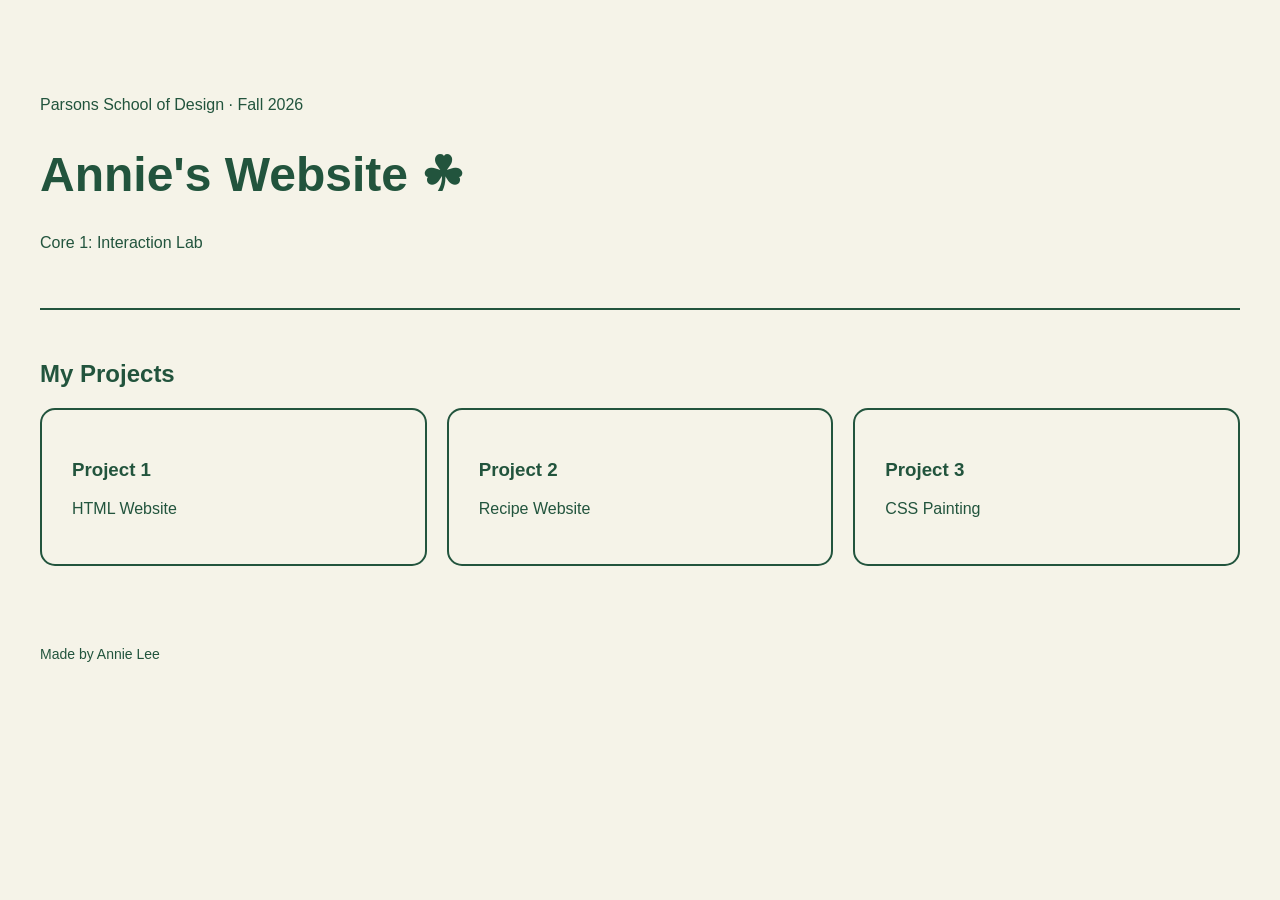
<file: index.html>
<!DOCTYPE html>
<html lang="en">
<head>
  <meta charset="UTF-8">
  <meta name="viewport" content="width=device-width, initial-scale=1.0">
  <title>Annie's Website</title>
  <link rel="stylesheet" href="style.css">
</head>
<body>
  <header>
    <p>Parsons School of Design · Fall 2026</p>
    <h1>Annie's Website ☘</h1>
    <p>Core 1: Interaction Lab</p>
  </header>

  <main>
    <h2>My Projects</h2>

    <div class="projects">
      <a href="project-1/index.html">
        <h3>Project 1</h3>
        <p>HTML Website</p>
      </a>

      <a href="project-2-recipe/index.html">
        <h3>Project 2</h3>
        <p>Recipe Website</p>
      </a>

      <a href="museum-painting%20copy/index.html">
        <h3>Project 3</h3>
        <p>CSS Painting</p>
      </a>
    </div>
  </main>

  <footer>Made by Annie Lee</footer>
</body>
</html>
</file>
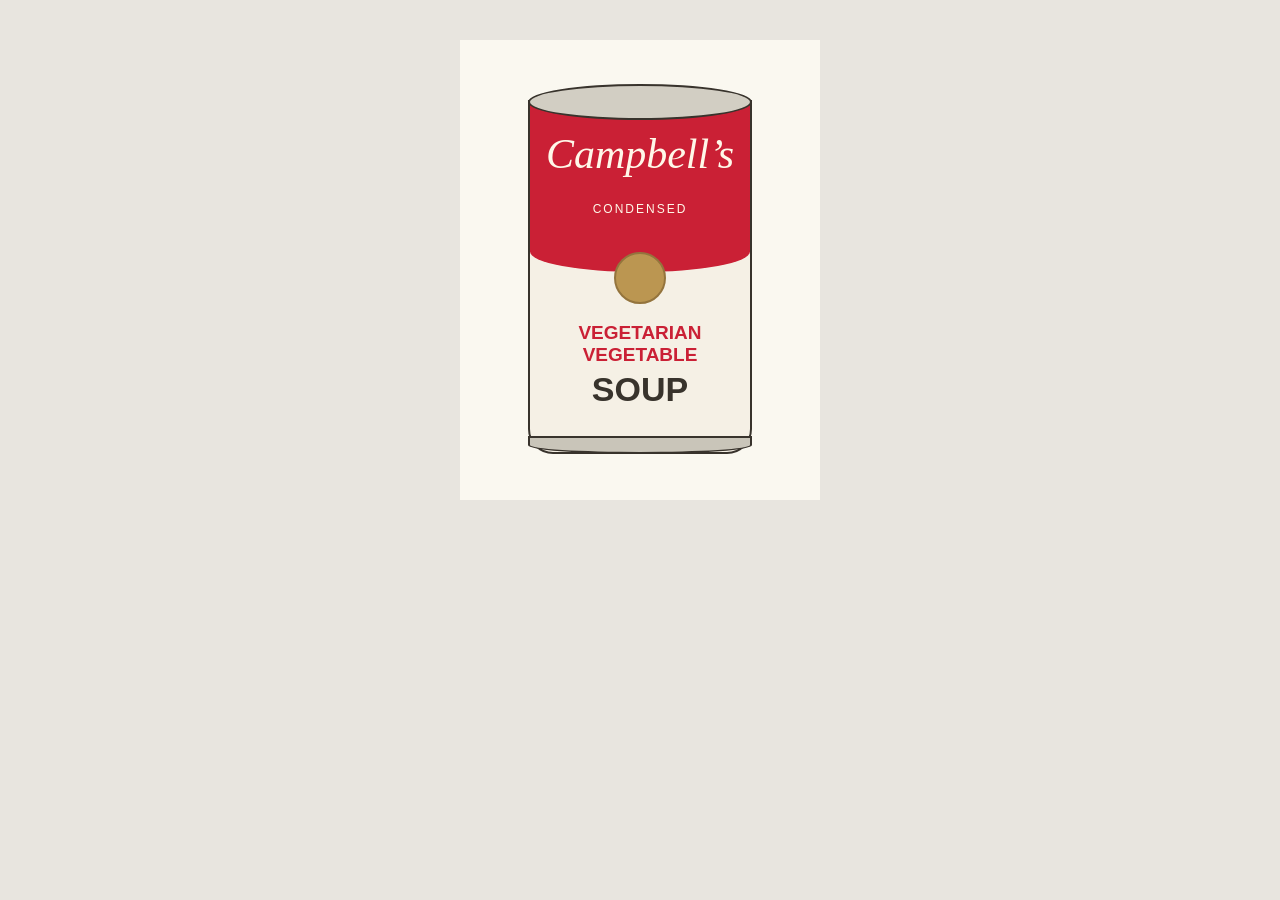
<file: museum-painting copy/index.html>
<!DOCTYPE html>
<html lang="en">
<head>
  <meta charset="UTF-8">
  <meta name="viewport" content="width=device-width, initial-scale=1.0">
  <title>Soup Can</title>
  <link rel="stylesheet" href="style.css">
</head>

<body>
  <div class="painting">
    <div class="can">
      <div class="red">
        <div class="brand">Campbell’s</div>
        <div class="condensed">CONDENSED</div>
      </div>

      <div class="circle"></div>

      <div class="vegetable">
        VEGETARIAN<br>
        VEGETABLE
      </div>

      <div class="soup">SOUP</div>
      <div class="bottom"></div>
      <div class="lid"></div>
    </div>
  </div>
</body>
</html>
</file>
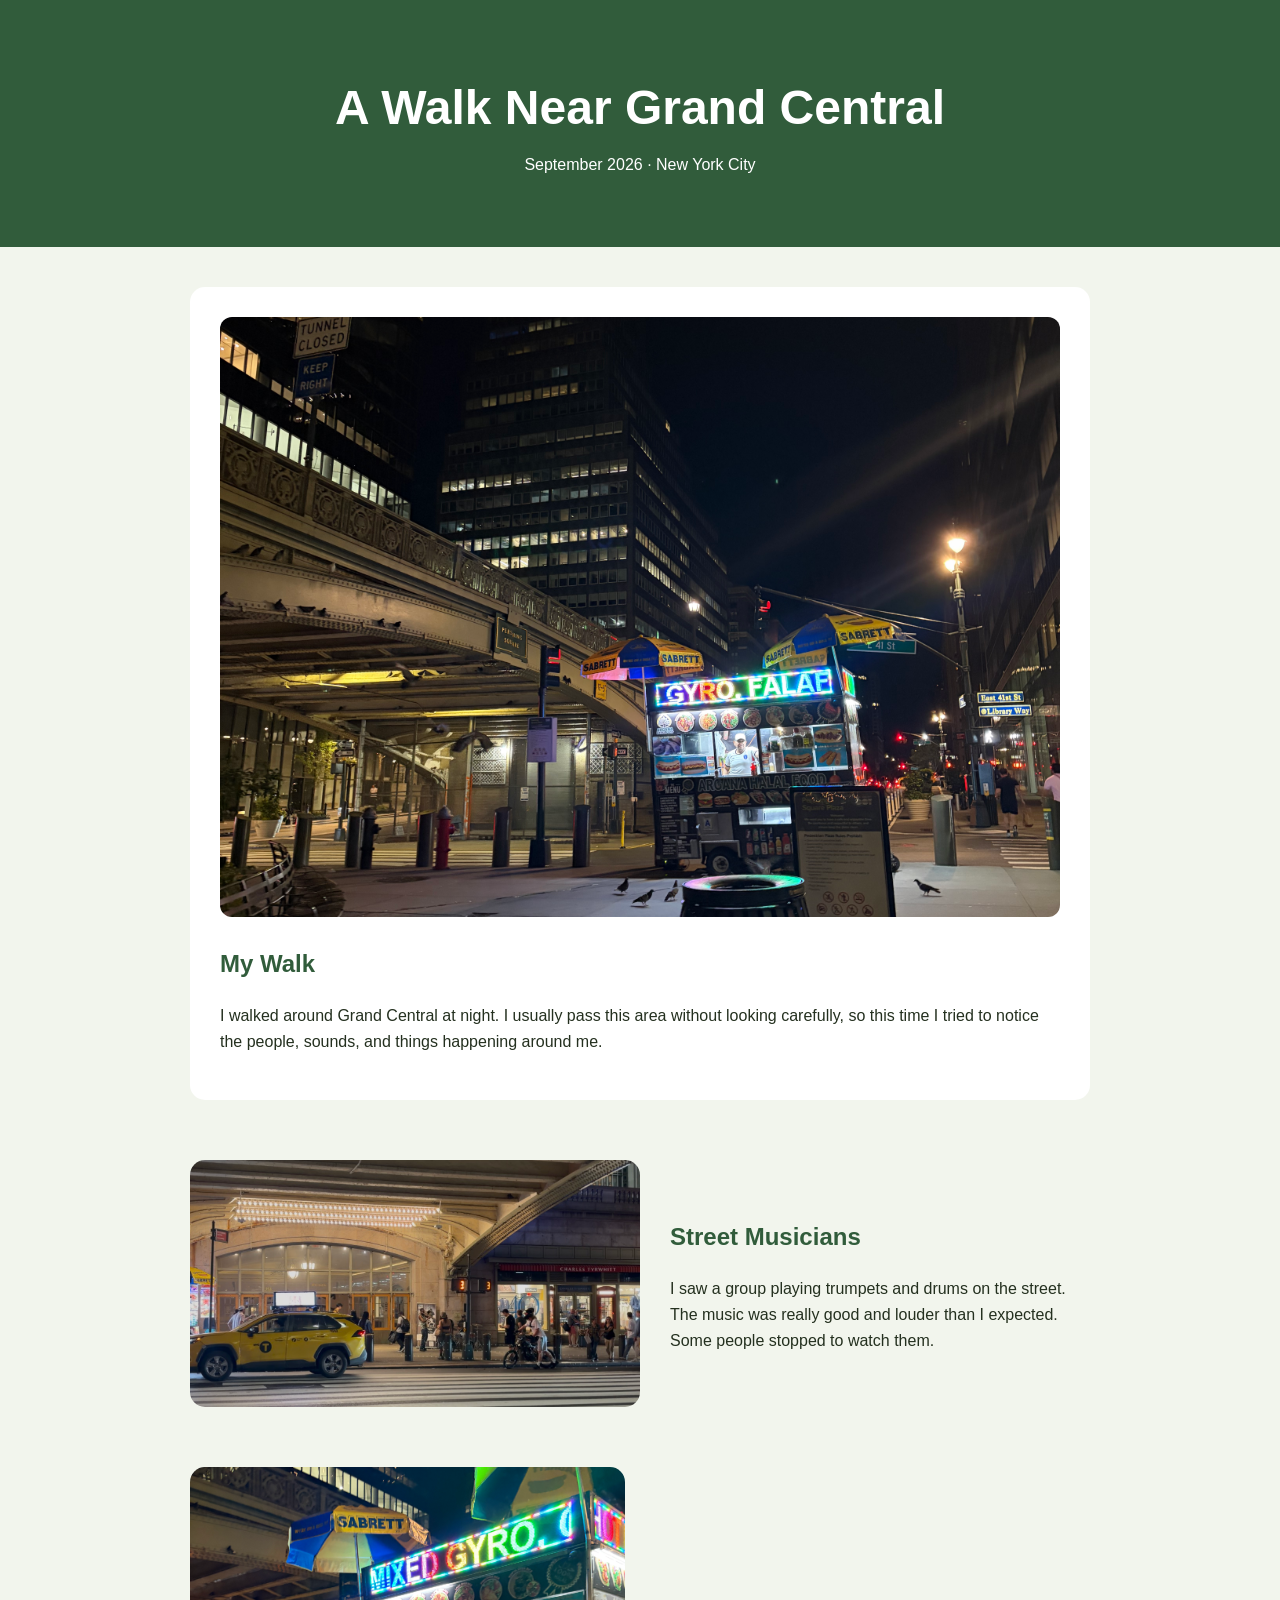
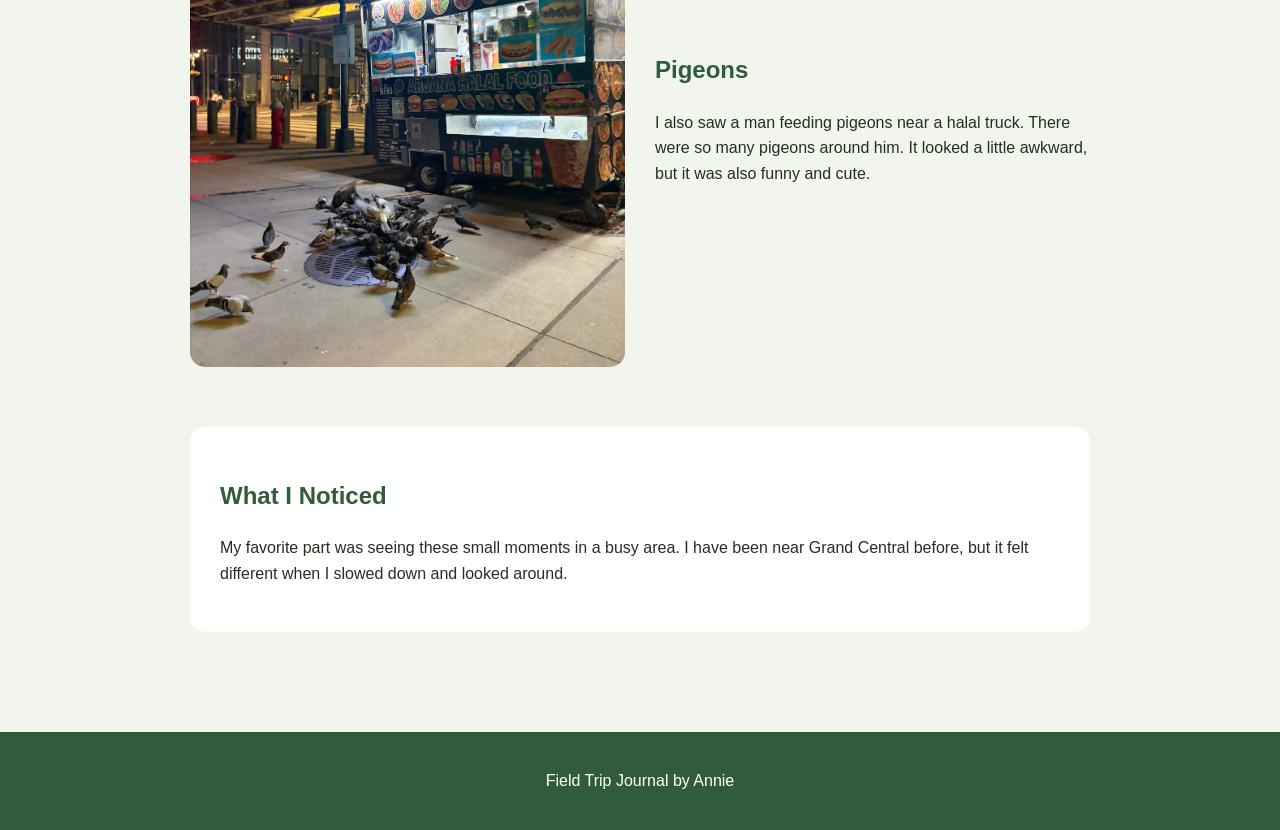
<file: project-1/index.html>
<!DOCTYPE html>
<html lang="en">

<head>
    <meta charset="UTF-8">
    <meta name="viewport" content="width=device-width, initial-scale=1.0">
    <title>A Walk Near Grand Central</title>
    <link rel="stylesheet" href="style.css">
</head>

<body>

    <header>
        <h1>A Walk Near Grand Central</h1>
        <p class="date">September 2026 · New York City</p>
    </header>

    <main>

        <section class="introduction">
            <img class="main-image"
                src="street.jpeg"
                alt="Street near Grand Central">

            <h2>My Walk</h2>

            <p>
                I walked around Grand Central at night. I usually pass this
                area without looking carefully, so this time I tried to notice
                the people, sounds, and things happening around me.
            </p>
        </section>

        <section class="observation">
            <img src="performance.jpeg"
                alt="Street musicians near Grand Central">

            <div class="text">
                <h2>Street Musicians</h2>

                <p>
                    I saw a group playing trumpets and drums on the street.
                    The music was really good and louder than I expected.
                    Some people stopped to watch them.
                </p>
            </div>
        </section>

        <section class="observation">
            <img src="pigeons.jpeg"
                alt="Pigeons near a halal truck">

            <div class="text">
                <h2>Pigeons</h2>

                <p>
                    I also saw a man feeding pigeons near a halal truck.
                    There were so many pigeons around him. It looked a little
                    awkward, but it was also funny and cute.
                </p>
            </div>
        </section>

        <section class="reflection">
            <h2>What I Noticed</h2>

            <p>
                My favorite part was seeing these small moments in a busy area.
                I have been near Grand Central before, but it felt different
                when I slowed down and looked around.
            </p>
        </section>

    </main>

    <footer>
        <p>Field Trip Journal by Annie</p>
    </footer>

</body>

</html>
</file>
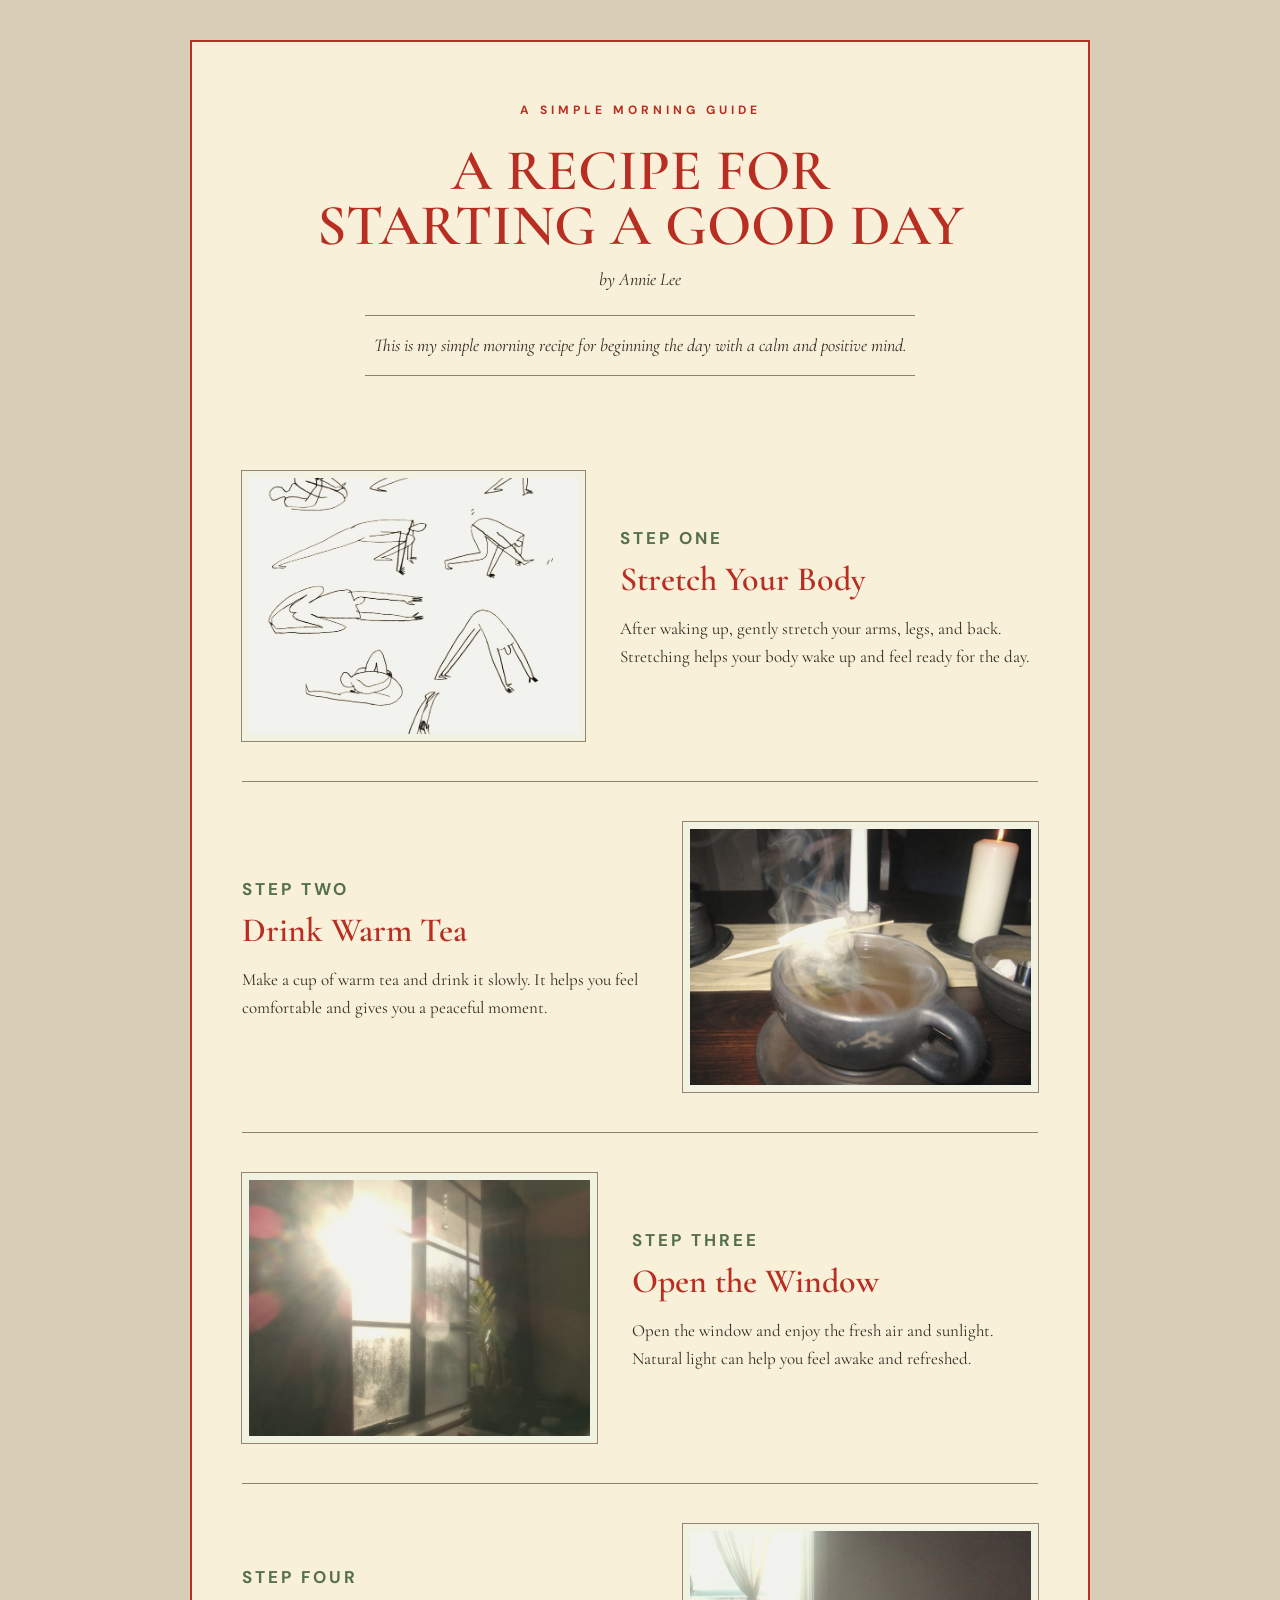
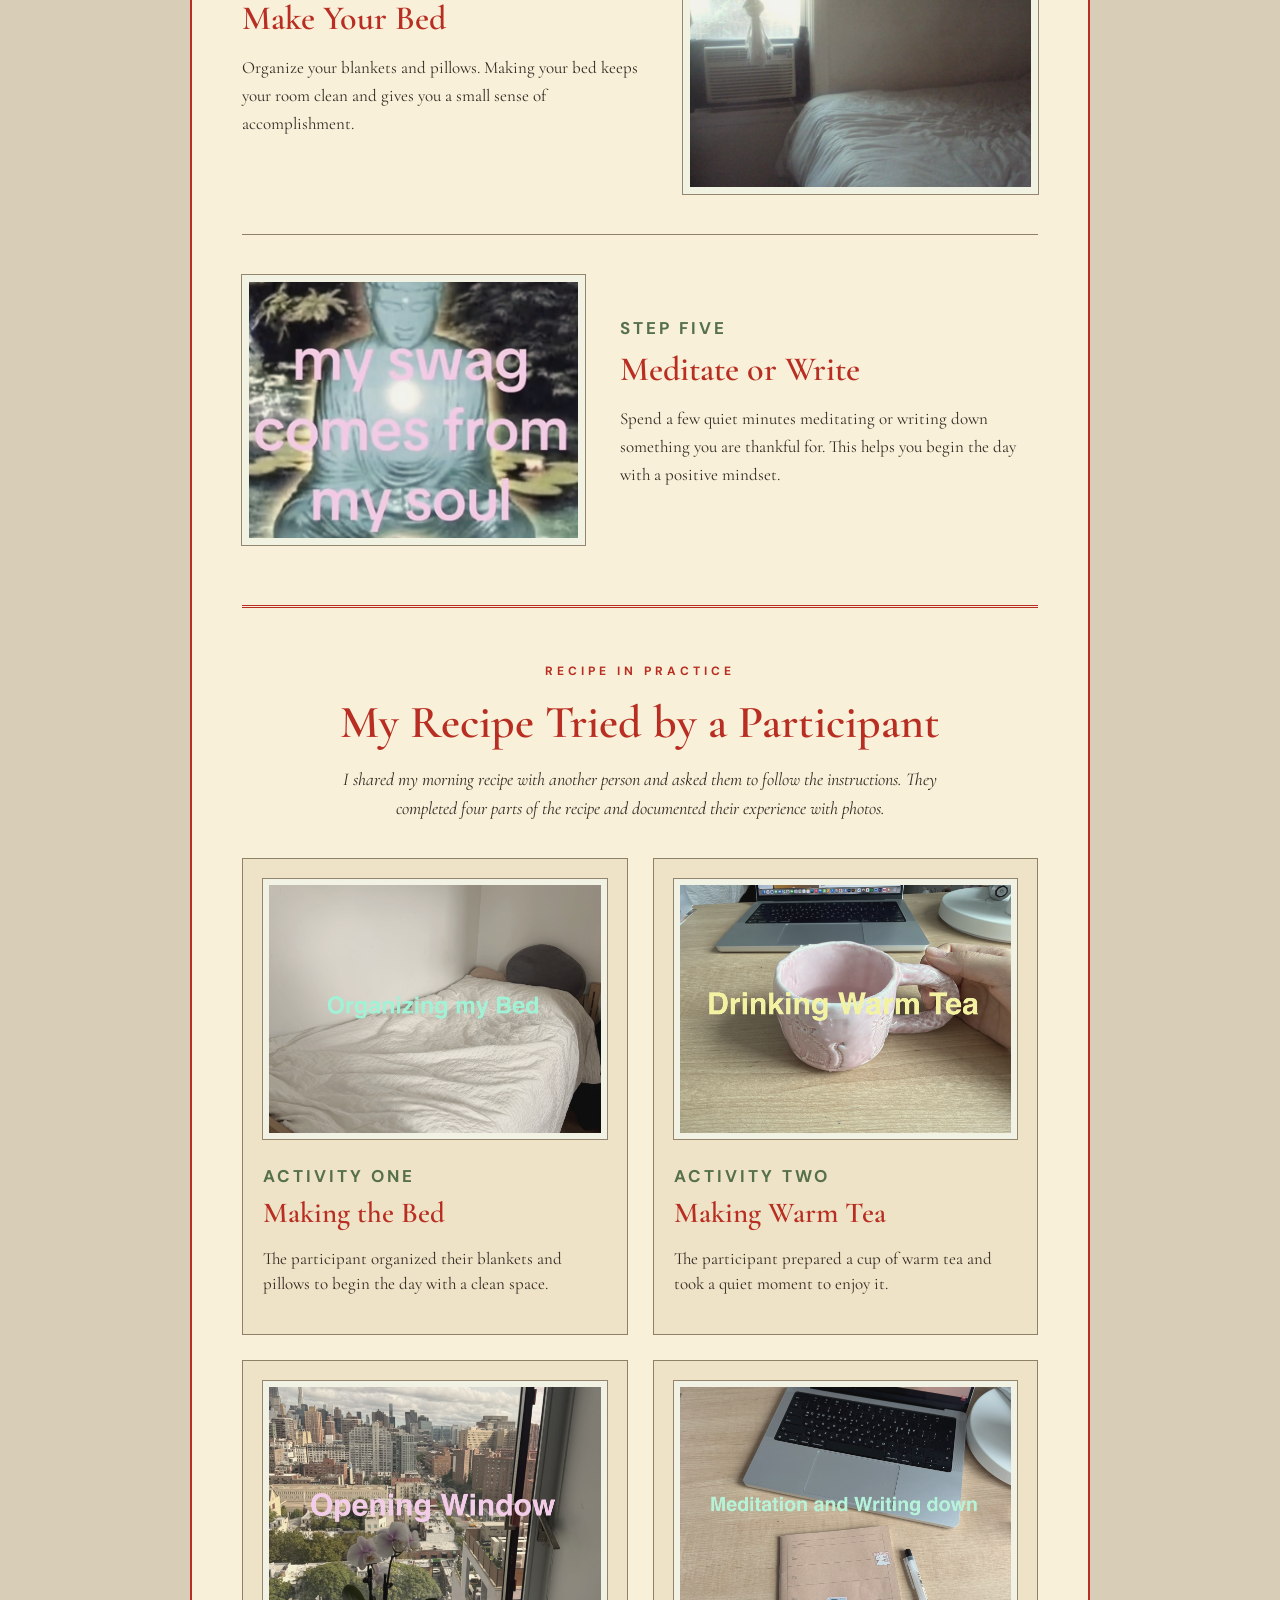
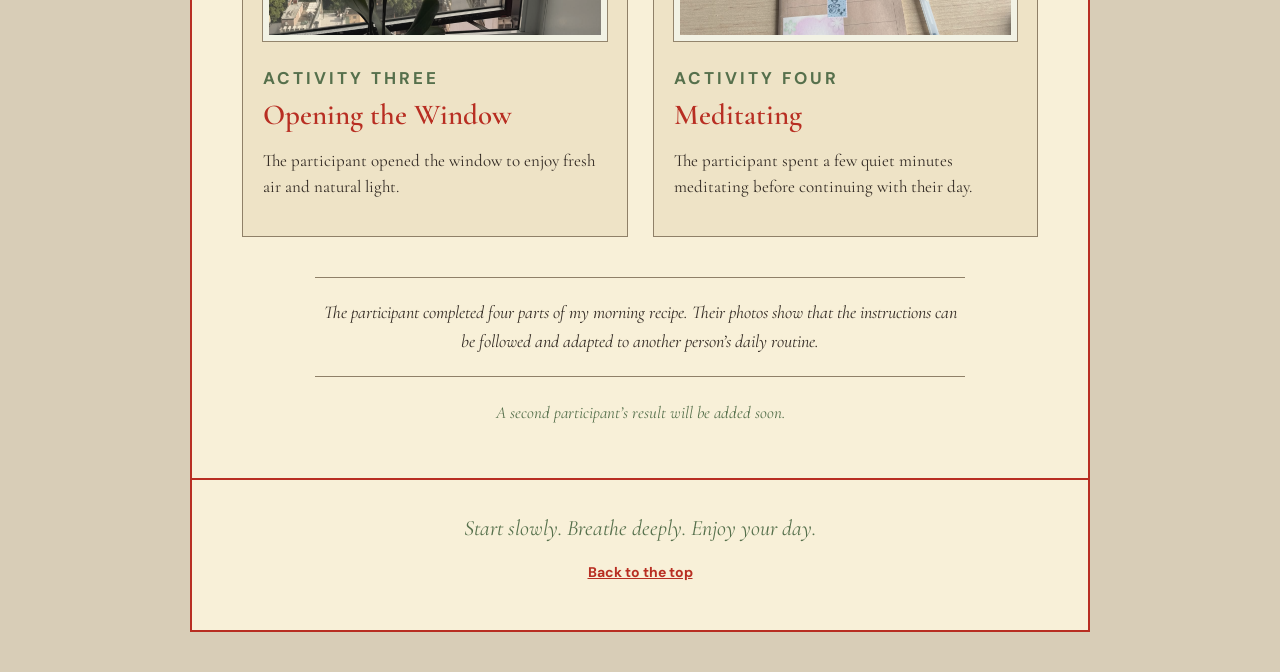
<file: project-2-recipe/index.html>
<!DOCTYPE html>
<html lang="en">

<head>
  <meta charset="UTF-8">
  <meta name="viewport" content="width=device-width, initial-scale=1.0">

  <title>A Recipe for Starting a Good Day</title>

  <!-- Custom fonts -->
  <link rel="preconnect" href="https://fonts.googleapis.com">
  <link rel="preconnect" href="https://fonts.gstatic.com" crossorigin>

  <link
    href="https://fonts.googleapis.com/css2?family=Cormorant+Garamond:ital,wght@0,400;0,600;1,400&family=DM+Sans:wght@400;600&display=swap"
    rel="stylesheet">

  <link rel="stylesheet" href="style.css">
</head>

<body id="top">

  <header>
    <p class="small-title">A SIMPLE MORNING GUIDE</p>

    <h1>A Recipe for<br>Starting a Good Day</h1>

    <p class="author">by Annie Lee</p>

    <p class="introduction">
      This is my simple morning recipe for beginning the day
      with a calm and positive mind.
    </p>
  </header>

  <main>

    <!-- Original Recipe -->

    <section class="step">
      <img src="stretching.jpg" alt="Morning stretching">

      <div class="step-text">
        <p class="step-number">STEP ONE</p>
        <h2>Stretch Your Body</h2>

        <p>
          After waking up, gently stretch your arms, legs, and back.
          Stretching helps your body wake up and feel ready for the day.
        </p>
      </div>
    </section>

    <section class="step">
      <img src="tea.jpg" alt="A cup of warm tea">

      <div class="step-text">
        <p class="step-number">STEP TWO</p>
        <h2>Drink Warm Tea</h2>

        <p>
          Make a cup of warm tea and drink it slowly.
          It helps you feel comfortable and gives you a peaceful moment.
        </p>
      </div>
    </section>

    <section class="step">
      <img src="sunlight.jpg" alt="Sunlight coming through a window">

      <div class="step-text">
        <p class="step-number">STEP THREE</p>
        <h2>Open the Window</h2>

        <p>
          Open the window and enjoy the fresh air and sunlight.
          Natural light can help you feel awake and refreshed.
        </p>
      </div>
    </section>

    <section class="step">
      <img src="bed.jpg" alt="A neatly made bed">

      <div class="step-text">
        <p class="step-number">STEP FOUR</p>
        <h2>Make Your Bed</h2>

        <p>
          Organize your blankets and pillows.
          Making your bed keeps your room clean and gives you
          a small sense of accomplishment.
        </p>
      </div>
    </section>

    <section class="step">
      <img src="journal.jpg" alt="Writing in a gratitude journal">

      <div class="step-text">
        <p class="step-number">STEP FIVE</p>
        <h2>Meditate or Write</h2>

        <p>
          Spend a few quiet minutes meditating or writing down
          something you are thankful for. This helps you begin
          the day with a positive mindset.
        </p>
      </div>
    </section>


    <!-- Partner Result -->

    <section class="results">

      <p class="small-title">RECIPE IN PRACTICE</p>

      <h2 class="results-title">
        My Recipe Tried by a Participant
      </h2>

      <p class="results-intro">
        I shared my morning recipe with another person and asked them
        to follow the instructions. They completed four parts of the
        recipe and documented their experience with photos.
      </p>

      <div class="result-gallery">

        <section class="result-item">
          <img
            src="test-bed.jpg"
            alt="The participant making their bed">

          <p class="result-number">ACTIVITY ONE</p>
          <h3>Making the Bed</h3>

          <p>
            The participant organized their blankets and pillows
            to begin the day with a clean space.
          </p>
        </section>

        <section class="result-item">
          <img
            src="test-tea.jpg"
            alt="The participant making warm tea">

          <p class="result-number">ACTIVITY TWO</p>
          <h3>Making Warm Tea</h3>

          <p>
            The participant prepared a cup of warm tea
            and took a quiet moment to enjoy it.
          </p>
        </section>

        <section class="result-item">
          <img
            src="test-window.jpg"
            alt="The participant opening the window">

          <p class="result-number">ACTIVITY THREE</p>
          <h3>Opening the Window</h3>

          <p>
            The participant opened the window to enjoy
            fresh air and natural light.
          </p>
        </section>

        <section class="result-item">
          <img
            src="test-meditation.jpg"
            alt="The participant meditating">

          <p class="result-number">ACTIVITY FOUR</p>
          <h3>Meditating</h3>

          <p>
            The participant spent a few quiet minutes meditating
            before continuing with their day.
          </p>
        </section>

      </div>

      <p class="result-summary">
        The participant completed four parts of my morning recipe.
        Their photos show that the instructions can be followed
        and adapted to another person’s daily routine.
      </p>

      <p class="coming-soon">
        A second participant’s result will be added soon.
      </p>

    </section>

  </main>

  <footer>
    <p class="ending">
      Start slowly. Breathe deeply. Enjoy your day.
    </p>

    <p>
      <a href="#top">Back to the top</a>
    </p>
  </footer>

</body>

</html>
</file>
<file: style.css>
body {
  margin: 0;
  padding: 40px;
  background-color: #f5f3e8;
  color: #22543d;
  font-family: Arial, sans-serif;
}

header {
  padding: 40px 0;
  border-bottom: 2px solid #22543d;
}

h1 {
  font-size: 48px;
}

main {
  padding: 30px 0;
}

.projects {
  display: flex;
  flex-wrap: wrap;
  gap: 20px;
}

.projects a {
  flex: 1 1 220px;
  padding: 30px;
  border: 2px solid #22543d;
  border-radius: 15px;
  color: #22543d;
  text-decoration: none;
}

.projects a:hover {
  background-color: #22543d;
  color: #f5f3e8;
}

footer {
  margin-top: 50px;
  font-size: 14px;
}
</file>
<file: museum-painting copy/style.css>
body {
  margin: 0;
  background-color: #e8e5df;
}

.painting {
  width: 360px;
  height: 460px;
  margin: 40px auto;
  background-color: #faf8f0;
  position: relative;
}

.can {
  width: 220px;
  height: 350px;
  position: absolute;
  top: 60px;
  left: 68px;
  background-color: #f5f0e5;
  border: 2px solid #38332c;
  border-radius: 0 0 25px 25px;
}

.red {
  width: 220px;
  height: 170px;
  background-color: #ca2035;
  border-radius: 0 0 50% 50% / 0 0 12% 12%;
}

.brand {
  position: absolute;
  top: 28px;
  width: 100%;
  text-align: center;
  color: #fff8e9;
  font-family: "Brush Script MT", cursive;
  font-size: 42px;
  font-style: italic;
}

.condensed {
  position: absolute;
  top: 100px;
  width: 100%;
  text-align: center;
  color: #fff8e9;
  font-family: Arial, sans-serif;
  font-size: 12px;
  letter-spacing: 2px;
}

.circle {
  width: 48px;
  height: 48px;
  position: absolute;
  top: 150px;
  left: 84px;
  border: 2px solid #94743d;
  border-radius: 50%;
  background-color: #bb9651;
}

.vegetable {
  position: absolute;
  top: 220px;
  width: 100%;
  text-align: center;
  color: #ca2035;
  font-family: Arial, sans-serif;
  font-size: 19px;
  font-weight: bold;
}

.soup {
  position: absolute;
  top: 268px;
  width: 100%;
  text-align: center;
  color: #38332c;
  font-family: Arial, sans-serif;
  font-size: 34px;
  font-weight: bold;
}

.weight {
  position: absolute;
  top: 312px;
  width: 100%;
  text-align: center;
  font-size: 9px;
  color: #38332c;
}

.bottom {
  position: absolute;
  bottom: -2px;
  left: -2px;
  width: 220px;
  height: 14px;
  border: 2px solid #38332c;
  border-radius: 0 0 50% 50%;
  background-color: #c9c5b9;
}

.lid {
  position: absolute;
  top: -18px;
  left: -2px;
  width: 220px;
  height: 32px;
  border: 2px solid #38332c;
  border-radius: 50%;
  background-color: #d2cec3;
}
</file>
<file: project-1/style.css>
body {
    margin: 0;
    background-color: #f2f5ed;
    color: #24301f;
    font-family: Arial, sans-serif;
    line-height: 1.6;
}

header {
    background-color: #315c3b;
    color: white;
    text-align: center;
    padding: 70px 20px;
}

h1 {
    margin: 0 0 5px;
    font-size: 48px;
}

.date {
    margin: 0;
    font-size: 16px;
}

main {
    max-width: 900px;
    margin: auto;
    padding: 40px 20px;
}

section {
    margin-bottom: 60px;
}

.introduction,
.reflection {
    background-color: white;
    padding: 30px;
    border-radius: 15px;
}

.main-image {
    width: 100%;
    max-height: 600px;
    object-fit: cover;
    border-radius: 12px;
}

.observation {
    display: flex;
    align-items: center;
    gap: 30px;
}

.observation img {
    width: 50%;
    max-height: 500px;
    object-fit: cover;
    border-radius: 15px;
}

.observation .text {
    width: 50%;
}

h2 {
    color: #315c3b;
}

footer {
    background-color: #315c3b;
    color: white;
    text-align: center;
    padding: 20px;
}

@media (max-width: 700px) {
    .observation {
        display: block;
    }

    .observation img,
    .observation .text {
        width: 100%;
    }

    h1 {
        font-size: 36px;
    }
}
</file>
<file: project-2-recipe/style.css>
/* Entire page */

body {
  background-color: #d8cdb7;
  color: #332b24;
  font-family: "Cormorant Garamond", Georgia, "Times New Roman", serif;
  margin: 0;
  padding: 40px 20px;
}


/* Paper area */

header,
main,
footer {
  background-color: #f8f0d8;
  border-left: 2px solid #b82e22;
  border-right: 2px solid #b82e22;
  box-sizing: border-box;
  margin: auto;
  max-width: 900px;
}


/* Header */

header {
  border-top: 2px solid #b82e22;
  padding: 60px 40px 45px;
  text-align: center;
}

.small-title {
  color: #b82e22;
  font-family: "DM Sans", Arial, sans-serif;
  font-size: 12px;
  font-weight: bold;
  letter-spacing: 4px;
  margin: 0;
}

h1 {
  color: #b82e22;
  font-size: 58px;
  font-weight: 600;
  line-height: 0.95;
  margin: 25px auto 15px;
  text-transform: uppercase;
}

.author {
  color: #332b24;
  font-size: 18px;
  font-style: italic;
  margin: 0 0 25px;
}

.introduction {
  border-bottom: 1px solid #8f8068;
  border-top: 1px solid #8f8068;
  font-size: 18px;
  font-style: italic;
  line-height: 1.6;
  margin: auto;
  max-width: 550px;
  padding: 15px 0;
}


/* Main content */

main {
  padding: 10px 50px 50px;
}


/* Each recipe step */

.step {
  align-items: center;
  border-top: 1px solid #8f8068;
  display: flex;
  gap: 35px;
  padding: 40px 0;
}


/* Remove the first extra line */

.step:first-child {
  border-top: none;
}


/* Reverse the second and fourth steps */

.step:nth-child(even) {
  flex-direction: row-reverse;
}


/* Recipe images */

.step img {
  border: 7px solid #fffaf0;
  box-sizing: border-box;
  filter: sepia(25%) contrast(90%);
  height: 270px;
  object-fit: cover;
  outline: 1px solid #8f8068;
  width: 45%;
}


/* Recipe text */

.step-text {
  width: 55%;
}

.step-number {
  color: #56704c;
  font-family: "DM Sans", Arial, sans-serif;
  font-size: 11px;
  font-weight: bold;
  letter-spacing: 3px;
  margin: 0 0 10px;
}

.step h2 {
  color: #b82e22;
  font-size: 34px;
  font-weight: 600;
  line-height: 1.05;
  margin: 0 0 15px;
}

.step-text p {
  font-size: 17px;
  line-height: 1.65;
}


/* Partner result section */

.results {
  border-top: 3px double #b82e22;
  margin-top: 20px;
  padding-top: 55px;
  text-align: center;
}

.results-title {
  color: #b82e22;
  font-size: 46px;
  font-weight: 600;
  line-height: 1;
  margin: 20px auto;
  max-width: 600px;
}

.results-intro {
  font-size: 18px;
  font-style: italic;
  line-height: 1.6;
  margin: 0 auto 35px;
  max-width: 600px;
}


/* Partner photo gallery */

.result-gallery {
  display: grid;
  gap: 25px;
  grid-template-columns: 1fr 1fr;
  margin-top: 35px;
  text-align: left;
}

.result-item {
  background-color: #eee3c6;
  border: 1px solid #8f8068;
  box-sizing: border-box;
  padding: 20px;
}

.result-item img {
  border: 6px solid #fffaf0;
  box-sizing: border-box;
  filter: sepia(20%) contrast(90%);
  height: 260px;
  object-fit: cover;
  outline: 1px solid #8f8068;
  width: 100%;
}

.result-number {
  color: #56704c;
  font-family: "DM Sans", Arial, sans-serif;
  font-size: 11px;
  font-weight: bold;
  letter-spacing: 3px;
  margin: 20px 0 8px;
}

.result-item h3 {
  color: #b82e22;
  font-size: 29px;
  font-weight: 600;
  line-height: 1.1;
  margin: 0 0 10px;
}

.result-item p {
  font-size: 17px;
  line-height: 1.5;
}


/* Result summary */

.result-summary {
  border-bottom: 1px solid #8f8068;
  border-top: 1px solid #8f8068;
  font-size: 18px;
  font-style: italic;
  line-height: 1.6;
  margin: 40px auto 0;
  max-width: 650px;
  padding: 20px 0;
}

.coming-soon {
  color: #56704c;
  font-size: 17px;
  font-style: italic;
  margin: 25px 0 5px;
}


/* Footer */

footer {
  border-bottom: 2px solid #b82e22;
  border-top: 2px solid #b82e22;
  font-size: 14px;
  padding: 35px;
  text-align: center;
}

.ending {
  color: #56704c;
  font-size: 22px;
  font-style: italic;
  margin-top: 0;
}

a {
  color: #b82e22;
  font-family: "DM Sans", Arial, sans-serif;
  font-weight: bold;
}


/* Phone screen */

@media (max-width: 650px) {
  body {
    padding: 15px;
  }

  header {
    padding: 45px 25px 35px;
  }

  h1 {
    font-size: 40px;
  }

  main {
    padding: 10px 25px 35px;
  }

  .step,
  .step:nth-child(even) {
    display: block;
  }

  .step img,
  .step-text {
    width: 100%;
  }

  .step img {
    height: 240px;
    margin-bottom: 25px;
  }

  .results {
    padding-top: 40px;
  }

  .results-title {
    font-size: 37px;
  }

  .result-gallery {
    grid-template-columns: 1fr;
  }

  .result-item img {
    height: 280px;
  }
}
</file>
